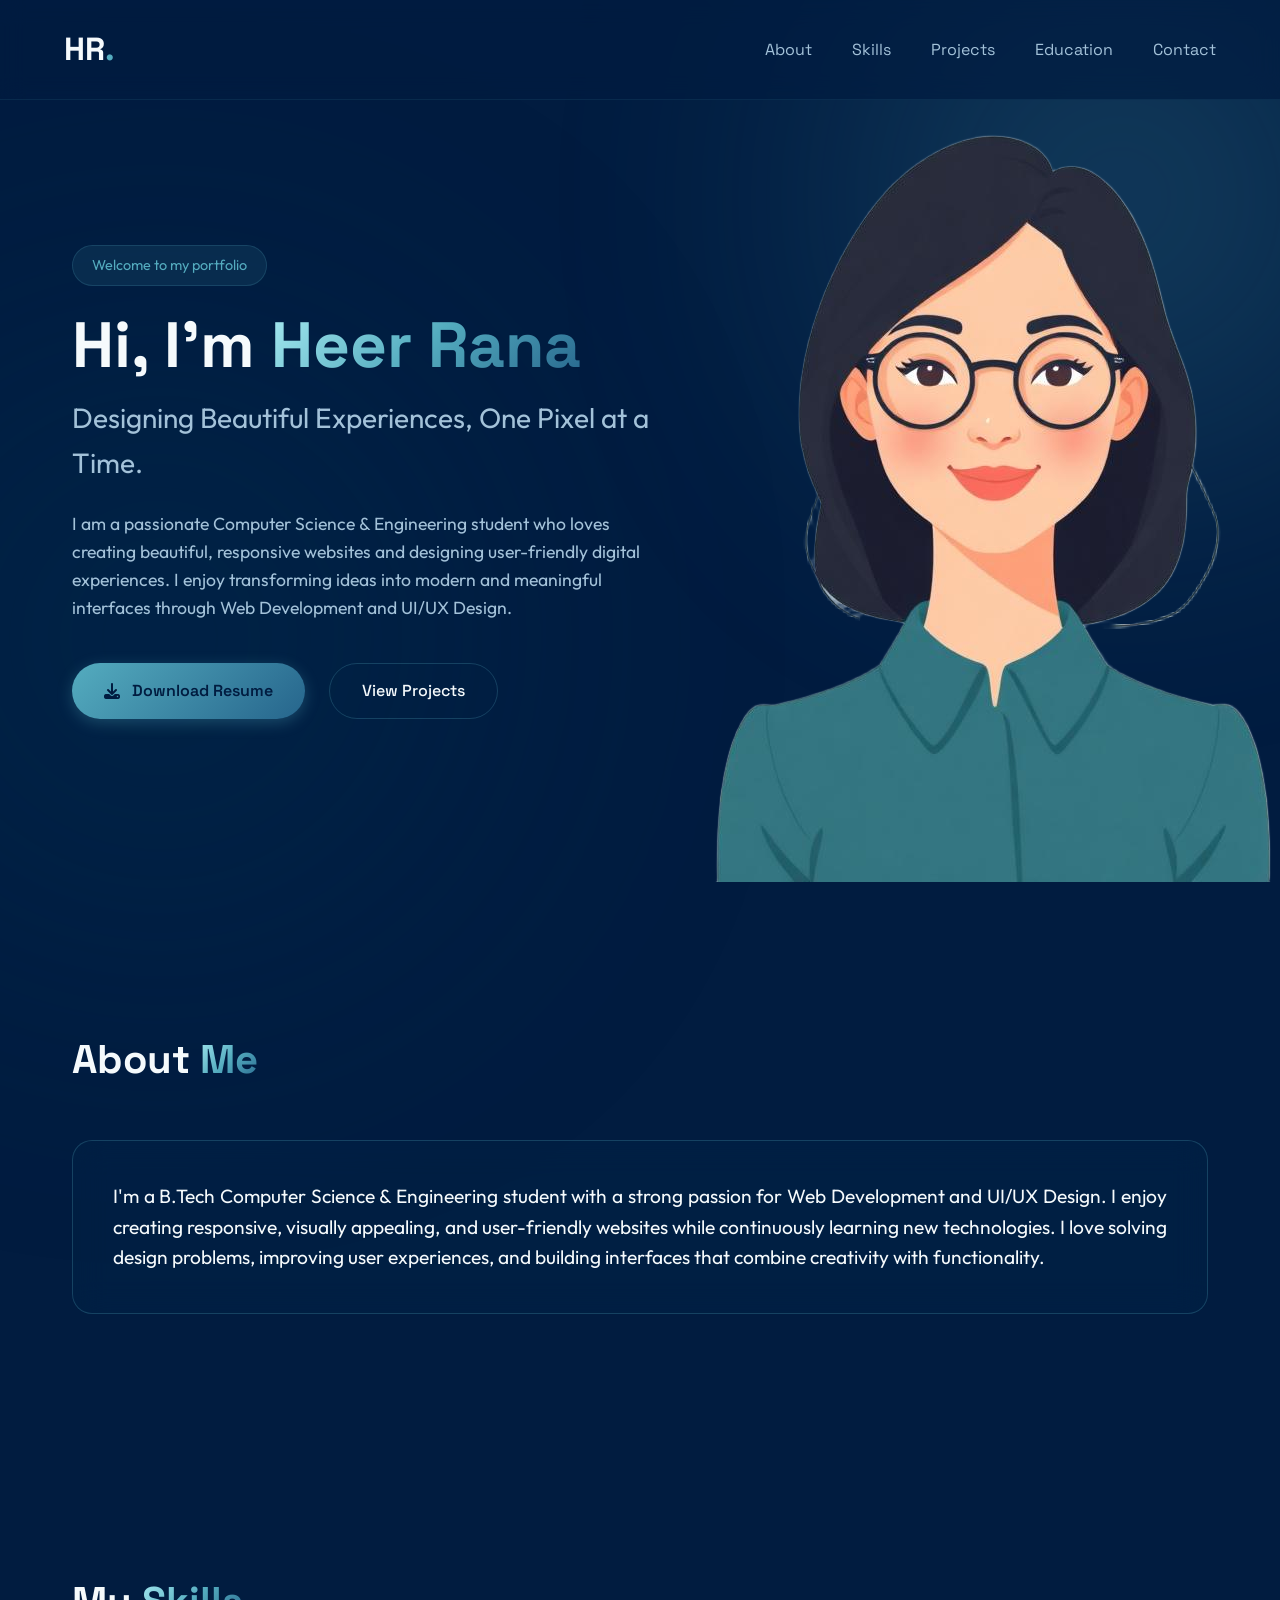
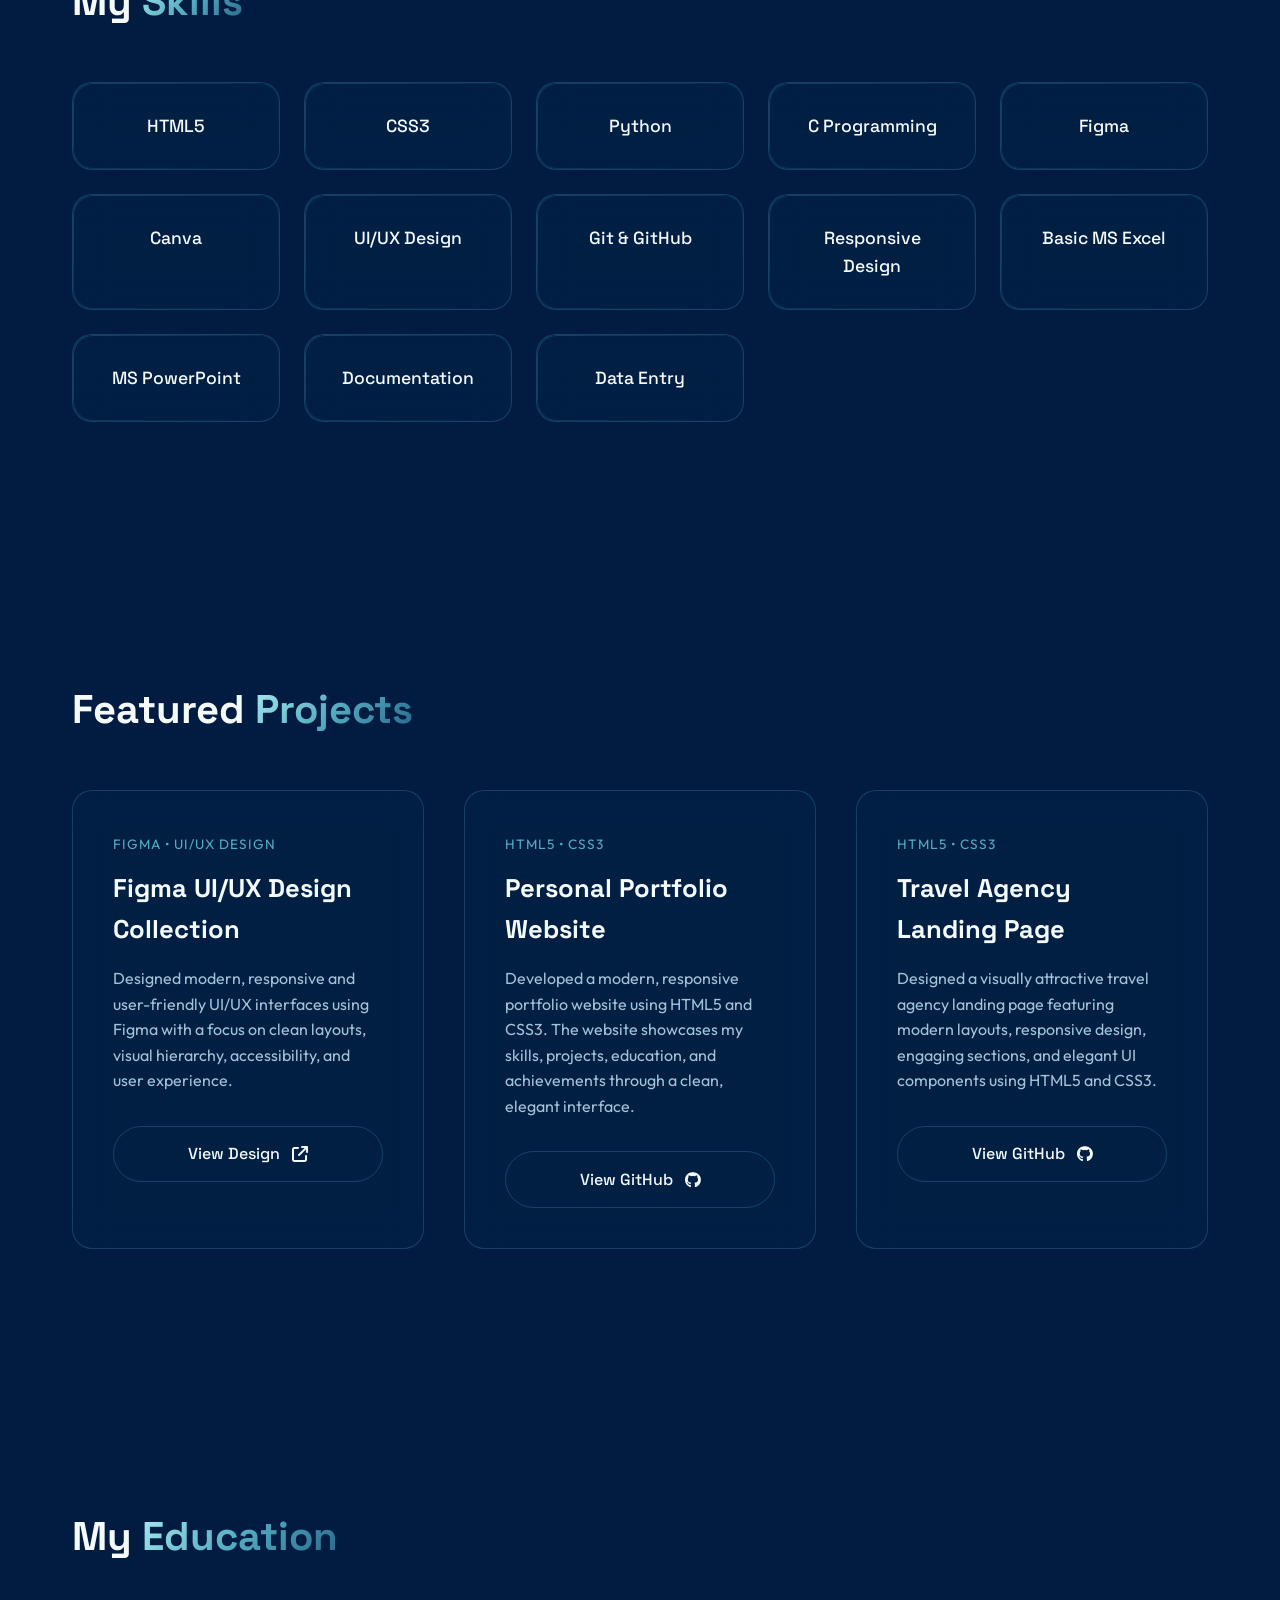
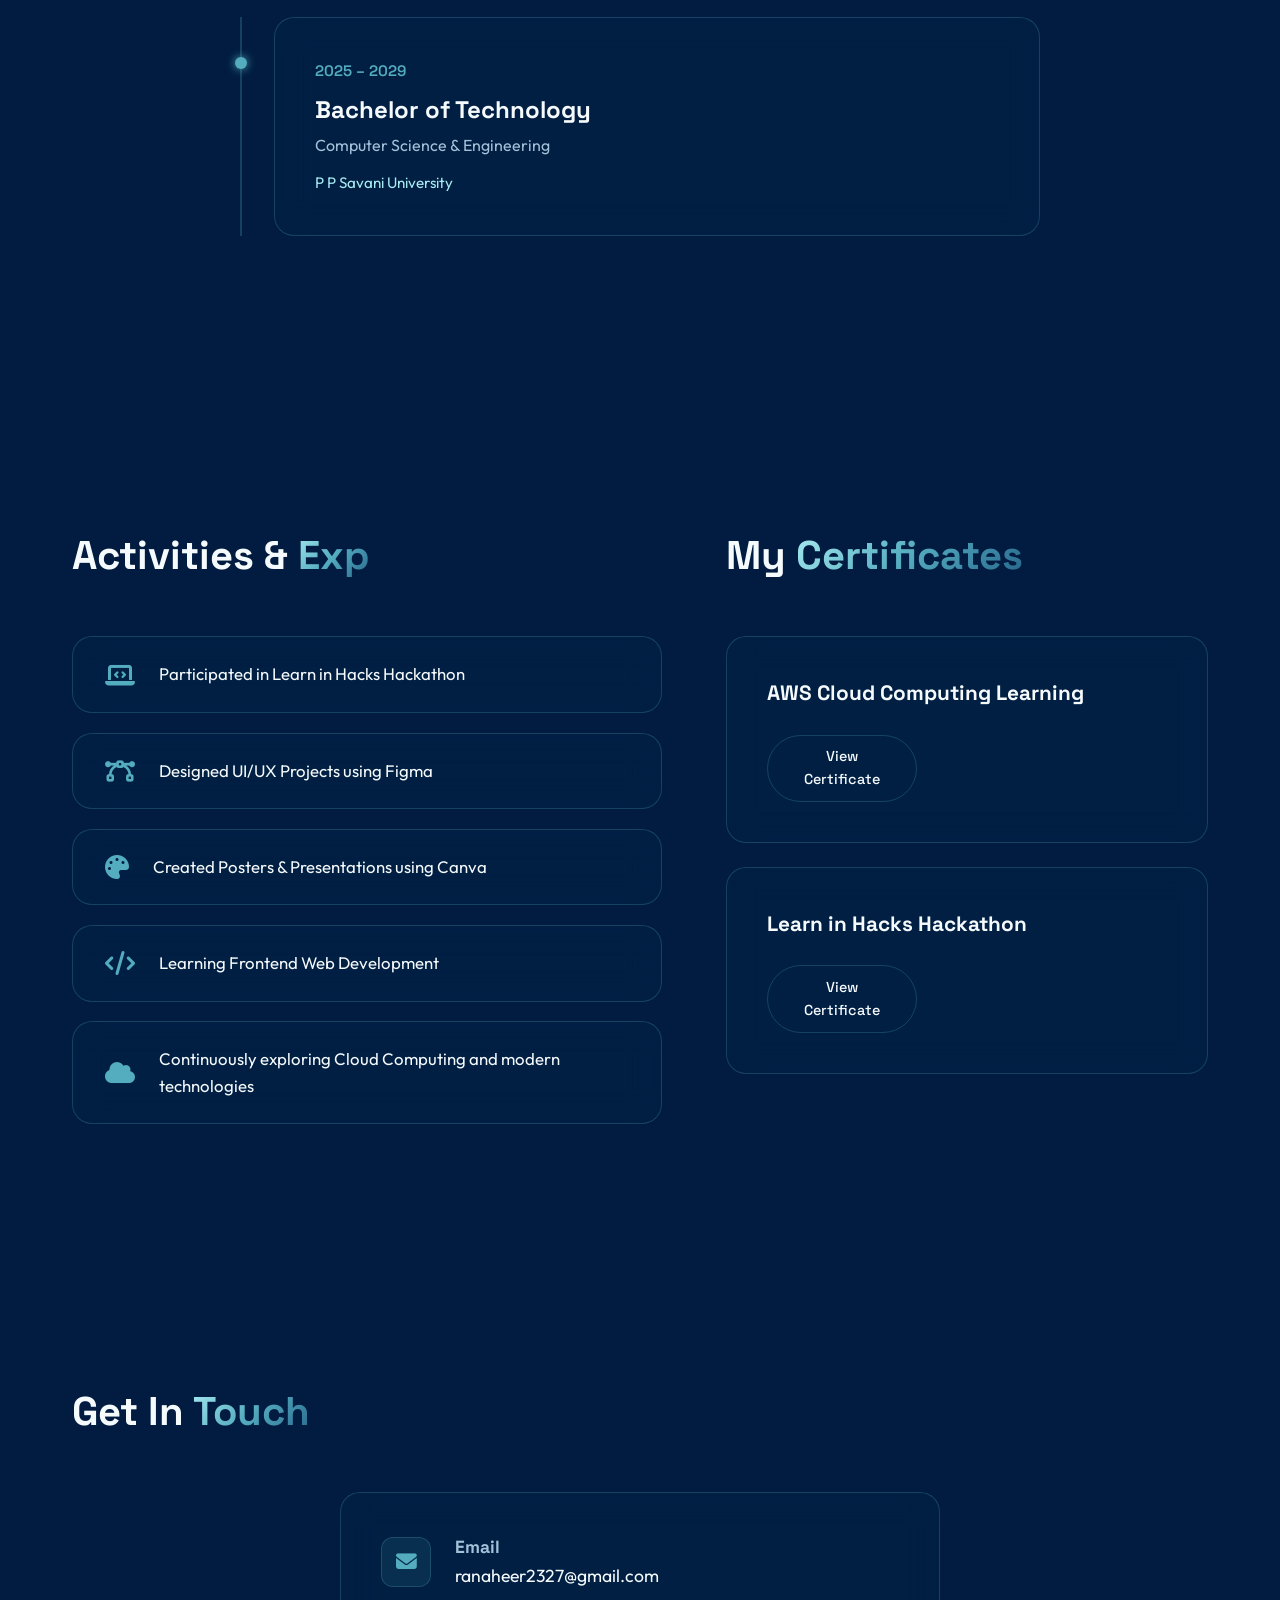
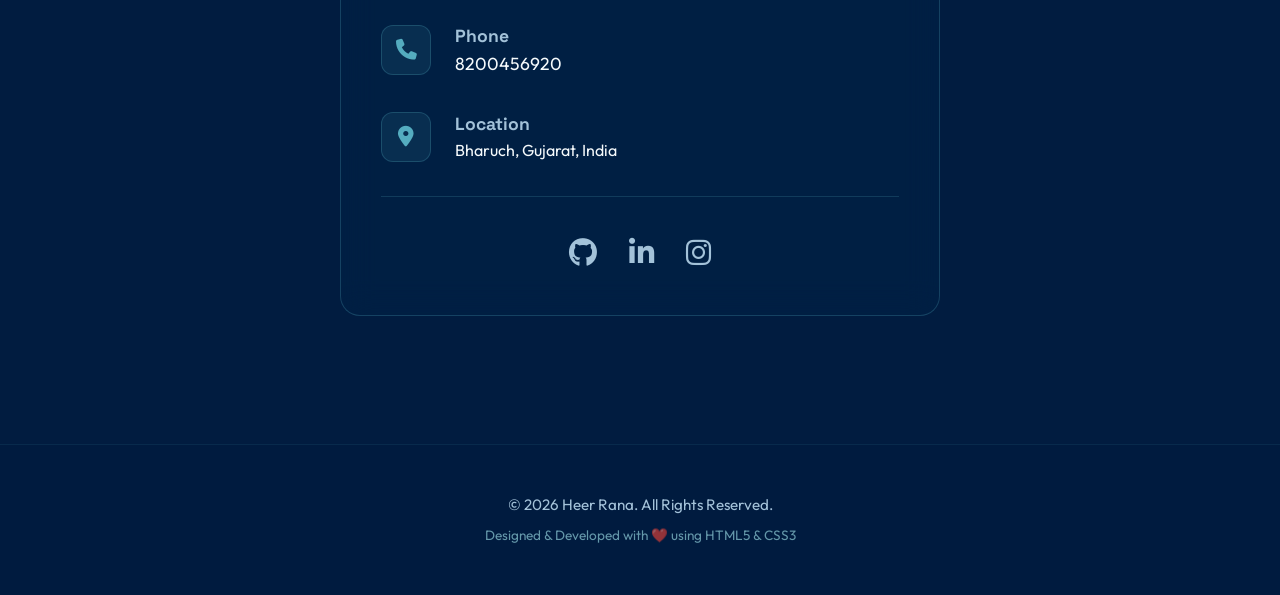
<file: OIBSIPWebDev-L1-Task2-Personal Portfolio/index.html>
<!DOCTYPE html>
<html lang="en">
<head>
    <meta charset="UTF-8">
    <meta name="viewport" content="width=device-width, initial-scale=1.0">
    <meta name="description" content="Personal Portfolio of Heer Rana - B.Tech Computer Science & Engineering Student, Frontend Developer, and UI/UX Designer.">
    <title>Heer Rana | Premium Portfolio</title>
    <link rel="preconnect" href="https://fonts.googleapis.com">
    <link rel="preconnect" href="https://fonts.gstatic.com" crossorigin>
    <link href="https://fonts.googleapis.com/css2?family=Outfit:wght@300;400;600;800&family=Space+Grotesk:wght@400;500;700&display=swap" rel="stylesheet">
    <link rel="stylesheet" href="https://cdnjs.cloudflare.com/ajax/libs/font-awesome/6.4.0/css/all.min.css">
    <link rel="stylesheet" href="style.css">
</head>
<body>

    <div class="bg-orb orb-1"></div>
    <div class="bg-orb orb-2"></div>

    <header class="navbar">
        <a href="#" class="logo">HR<span>.</span></a>
        <nav class="nav-links">
            <a href="#about">About</a>
            <a href="#skills">Skills</a>
            <a href="#projects">Projects</a>
            <a href="#education">Education</a>
            <a href="#contact">Contact</a>
        </nav>
    </header>

    <section class="hero" id="home">
        <div class="hero-container">
            <div class="hero-content">
                <span class="hero-badge">Welcome to my portfolio</span>
                <h1 class="hero-title">Hi, I'm <span class="gradient-text">Heer Rana</span></h1>
                <h2 class="hero-subtitle">Designing Beautiful Experiences, One Pixel at a Time.</h2>
                <p class="hero-desc">I am a passionate Computer Science & Engineering student who loves creating beautiful, responsive websites and designing user-friendly digital experiences. I enjoy transforming ideas into modern and meaningful interfaces through Web Development and UI/UX Design.</p>
                <div class="hero-buttons">
                    <a href="resume.pdf" download class="btn btn-primary"><i class="fa-solid fa-download"></i> Download Resume</a>
                    <a href="#projects" class="btn btn-secondary">View Projects</a>
                </div>
            </div>
            <div class="hero-image-container">
                <div class="avatar-frame">
                    <img src="avatar.png" alt="Heer Rana" class="avatar-image">
                        <defs>
                            <linearGradient id="avatarGrad" x1="0%" y1="0%" x2="100%" y2="100%">
                                <stop offset="0%" stop-color="#023859" />
                                <stop offset="100%" stop-color="#54ACBF" />
                            </linearGradient>
                        </defs>
                        <circle cx="100" cy="100" r="95" fill="url(#avatarGrad)" opacity="0.2" stroke="#26658C" stroke-width="2"/>
                        <path d="M60,110 Q40,60 100,50 Q160,60 140,110 Z" fill="#011C40"/>
                        <path d="M65,90 Q65,140 100,140 Q135,140 135,90 Z" fill="#A7EBF2" opacity="0.9"/>
                        <path d="M60,85 Q100,45 140,85 Q100,60 60,85 Z" fill="#011C40"/>
                        <rect x="70" y="85" width="25" height="18" rx="5" fill="none" stroke="#26658C" stroke-width="4"/>
                        <rect x="105" y="85" width="25" height="18" rx="5" fill="none" stroke="#26658C" stroke-width="4"/>
                        <line x1="95" y1="94" x2="105" y2="94" stroke="#26658C" stroke-width="4"/>
                        <path d="M60,140 Q100,130 140,140 L150,190 L50,190 Z" fill="#023859"/>
                        <path d="M85,140 L100,160 L115,140 Z" fill="#A7EBF2"/>
                    </svg>
                </div>
            </div>
        </div>
    </section>

    <section class="about section-padding" id="about">
        <div class="container">
            <h2 class="section-title">About <span class="gradient-text">Me</span></h2>
            <div class="glass-card about-card">
                <p>I'm a B.Tech Computer Science & Engineering student with a strong passion for Web Development and UI/UX Design. I enjoy creating responsive, visually appealing, and user-friendly websites while continuously learning new technologies. I love solving design problems, improving user experiences, and building interfaces that combine creativity with functionality.</p>
            </div>
        </div>
    </section>

    <section class="skills section-padding" id="skills">
        <div class="container">
            <h2 class="section-title">My <span class="gradient-text">Skills</span></h2>
            <div class="skills-grid">
                <div class="glass-card skill-card"><h3>HTML5</h3></div>
                <div class="glass-card skill-card"><h3>CSS3</h3></div>
                <div class="glass-card skill-card"><h3>Python</h3></div>
                <div class="glass-card skill-card"><h3>C Programming</h3></div>
                <div class="glass-card skill-card"><h3>Figma</h3></div>
                <div class="glass-card skill-card"><h3>Canva</h3></div>
                <div class="glass-card skill-card"><h3>UI/UX Design</h3></div>
                <div class="glass-card skill-card"><h3>Git & GitHub</h3></div>
                <div class="glass-card skill-card"><h3>Responsive Design</h3></div>
                <div class="glass-card skill-card"><h3>Basic MS Excel</h3></div>
                <div class="glass-card skill-card"><h3>MS PowerPoint</h3></div>
                <div class="glass-card skill-card"><h3>Documentation</h3></div>
                <div class="glass-card skill-card"><h3>Data Entry</h3></div>
            </div>
        </div>
    </section>

    <section class="projects section-padding" id="projects">
        <div class="container">
            <h2 class="section-title">Featured <span class="gradient-text">Projects</span></h2>
            <div class="projects-grid">
                <div class="glass-card project-card">
                    <div class="project-info">
                        <span class="project-tags">Figma • UI/UX Design</span>
                        <h3>Figma UI/UX Design Collection</h3>
                        <p>Designed modern, responsive and user-friendly UI/UX interfaces using Figma with a focus on clean layouts, visual hierarchy, accessibility, and user experience.</p>
                        <a href="https://www.figma.com/proto/uRiAUo5UqkhhuEqJialXGP?node-id=0-1&t=KkQviCz8AHpQqi09-6" target="_blank" class="btn btn-secondary project-btn">View Design <i class="fa-solid fa-arrow-up-right-from-square"></i></a>
                    </div>
                </div>
                <div class="glass-card project-card">
                    <div class="project-info">
                        <span class="project-tags">HTML5 • CSS3</span>
                        <h3>Personal Portfolio Website</h3>
                        <p>Developed a modern, responsive portfolio website using HTML5 and CSS3. The website showcases my skills, projects, education, and achievements through a clean, elegant interface.</p>
                        <a href="https://github.com/heerrana23" target="_blank" class="btn btn-secondary project-btn">View GitHub <i class="fa-brands fa-github"></i></a>
                    </div>
                </div>
                <div class="glass-card project-card">
                    <div class="project-info">
                        <span class="project-tags">HTML5 • CSS3</span>
                        <h3>Travel Agency Landing Page</h3>
                        <p>Designed a visually attractive travel agency landing page featuring modern layouts, responsive design, engaging sections, and elegant UI components using HTML5 and CSS3.</p>
                        <a href="https://github.com/heerrana23/OIBSIP/tree/2bff51c739aa4956d1f593238a5577e4fd20128e/WebDev-L1-LandingPage" target="_blank" class="btn btn-secondary project-btn">View GitHub <i class="fa-brands fa-github"></i></a>
                    </div>
                </div>
            </div>
        </div>
    </section>

    <section class="education section-padding" id="education">
        <div class="container">
            <h2 class="section-title">My <span class="gradient-text">Education</span></h2>
            <div class="timeline">
                <div class="timeline-item">
                    <div class="timeline-dot"></div>
                    <div class="glass-card timeline-content">
                        <span class="timeline-date">2025 – 2029</span>
                        <h3>Bachelor of Technology</h3>
                        <h4>Computer Science & Engineering</h4>
                        <p class="university">P P Savani University</p>
                    </div>
                </div>
            </div>
        </div>
    </section>

    <section class="exp-cert section-padding">
        <div class="container two-column-grid">
            <div>
                <h2 class="section-title">Activities & <span class="gradient-text">Exp</span></h2>
                <div class="activities-list">
                    <div class="glass-card activity-card">
                        <i class="fa-solid fa-laptop-code activity-icon"></i>
                        <p>Participated in Learn in Hacks Hackathon</p>
                    </div>
                    <div class="glass-card activity-card">
                        <i class="fa-solid fa-bezier-curve activity-icon"></i>
                        <p>Designed UI/UX Projects using Figma</p>
                    </div>
                    <div class="glass-card activity-card">
                        <i class="fa-solid fa-palette activity-icon"></i>
                        <p>Created Posters & Presentations using Canva</p>
                    </div>
                    <div class="glass-card activity-card">
                        <i class="fa-solid fa-code activity-icon"></i>
                        <p>Learning Frontend Web Development</p>
                    </div>
                    <div class="glass-card activity-card">
                        <i class="fa-solid fa-cloud activity-icon"></i>
                        <p>Continuously exploring Cloud Computing and modern technologies</p>
                    </div>
                </div>
            </div>

            <div>
                <h2 class="section-title">My <span class="gradient-text">Certificates</span></h2>
                <div class="certificates-grid">
                    <div class="glass-card cert-card">
                        <h3>AWS Cloud Computing Learning</h3>
                        <a href="https://www.linkedin.com/posts/heer-rana-264956386_aws-cloudcomputing-learning-share-7452358941461762050-hY6h/" target="_blank" class="btn btn-secondary cert-btn">View Certificate</a>
                    </div>
                    <div class="glass-card cert-card">
                        <h3>Learn in Hacks Hackathon</h3>
                        <a href="https://www.linkedin.com/posts/heer-rana-264956386_hackathon-techlearning-growth-share-7452357095464615937-Bi-V/" target="_blank" class="btn btn-secondary cert-btn">View Certificate</a>
                    </div>
                </div>
            </div>
        </div>
    </section>

    <section class="contact section-padding" id="contact">
        <div class="container">
            <h2 class="section-title">Get In <span class="gradient-text">Touch</span></h2>
            <div class="contact-wrapper">
                <div class="glass-card contact-card">
                    <div class="contact-item">
                        <div class="contact-icon-box"><i class="fa-solid fa-envelope"></i></div>
                        <div>
                            <h4>Email</h4>
                            <p><a href="mailto:ranaheer2327@gmail.com">ranaheer2327@gmail.com</a></p>
                        </div>
                    </div>
                    <div class="contact-item">
                        <div class="contact-icon-box"><i class="fa-solid fa-phone"></i></div>
                        <div>
                            <h4>Phone</h4>
                            <p><a href="tel:+918200456920">8200456920</a></p>
                        </div>
                    </div>
                    <div class="contact-item">
                        <div class="contact-icon-box"><i class="fa-solid fa-location-dot"></i></div>
                        <div>
                            <h4>Location</h4>
                            <p>Bharuch, Gujarat, India</p>
                        </div>
                    </div>

                    <hr class="contact-divider">

                    <div class="social-links">
                        <a href="https://github.com/heerrana23" target="_blank" aria-label="GitHub"><i class="fa-brands fa-github"></i></a>
                        <a href="https://www.linkedin.com/in/heer-rana-264956386" target="_blank" aria-label="LinkedIn"><i class="fa-brands fa-linkedin-in"></i></a>
                        <a href="https://instagram.com/heer_rana23" target="_blank" aria-label="Instagram"><i class="fa-brands fa-instagram"></i></a>
                    </div>
                </div>
            </div>
        </div>
    </section>

    <footer class="footer">
        <p>&copy; 2026 Heer Rana. All Rights Reserved.</p>
        <p class="credits">Designed & Developed with ❤️ using HTML5 & CSS3</p>
    </footer>

</body>
</html>
</file>
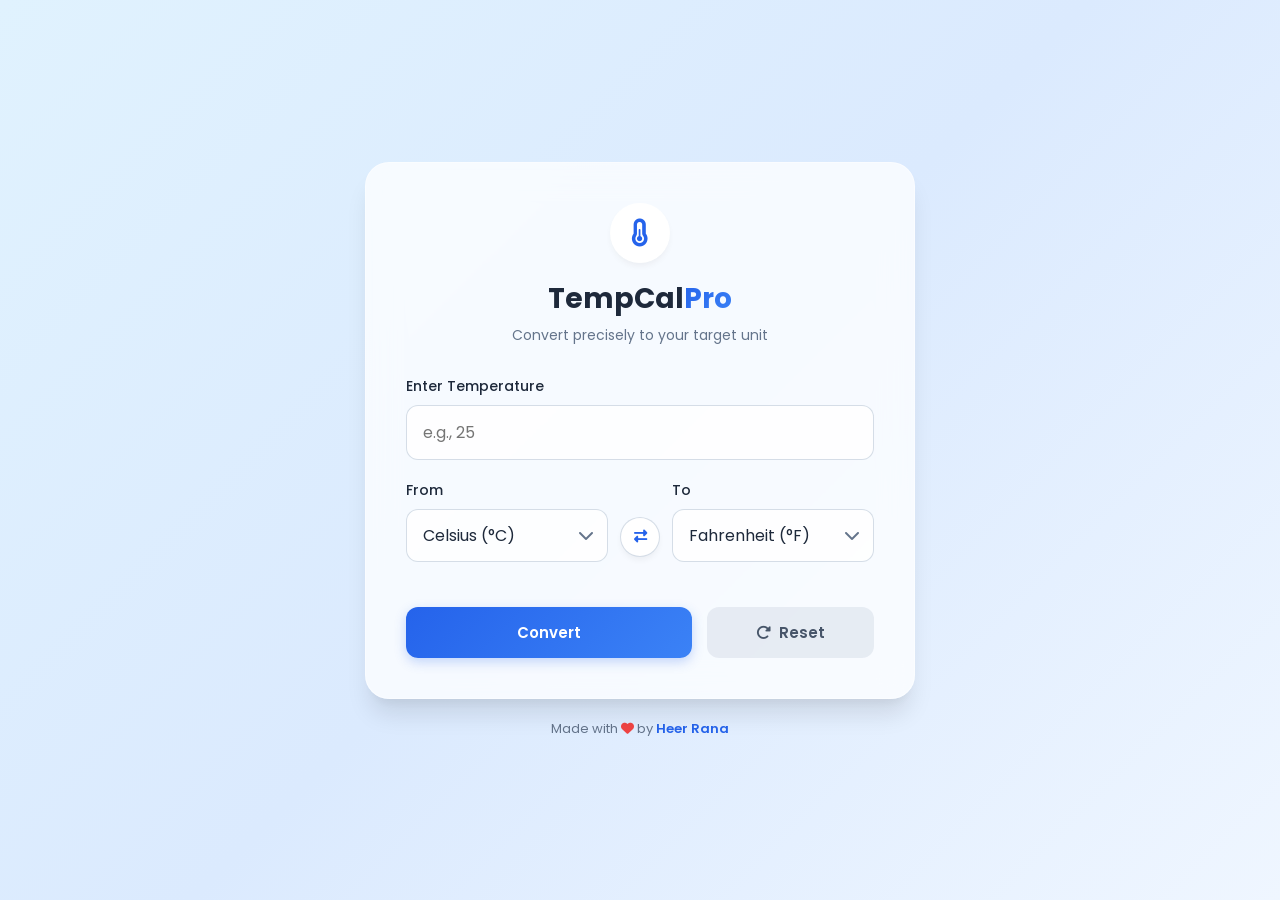
<file: OIBSIPWebDev-L1-Task3-Temperature Converter Website/index.html>
<!DOCTYPE html>
<html lang="en">
<head>
    <meta charset="UTF-8">
    <meta name="viewport" content="width=device-width, initial-scale=1.0">
    <title>Premium Temperature Converter</title>
    <link rel="preconnect" href="https://fonts.googleapis.com">
    <link rel="preconnect" href="https://fonts.gstatic.com" crossorigin>
    <link href="https://fonts.googleapis.com/css2?family=Poppins:wght@300;400;500;600;700&display=swap" rel="stylesheet">
    <link rel="stylesheet" href="https://cdnjs.cloudflare.com/ajax/libs/font-awesome/6.4.0/css/all.min.css">
    <link rel="stylesheet" href="style.css">
</head>
<body>

    <div class="converter-container">
        <main class="converter-card">
            <header class="card-header">
                <div class="icon-wrapper">
                    <i class="fas fa-thermometer-half live-thermometer"></i>
                </div>
                <h1>TempCal<span class="gradient-text">Pro</span></h1>
                <p>Convert precisely to your target unit</p>
            </header>

            <form id="converter-form" onsubmit="return false;">
                <div class="input-group">
                    <label for="temp-input">Enter Temperature</label>
                    <div class="input-wrapper">
                        <input type="number" id="temp-input" step="any" placeholder="e.g., 25" required>
                    </div>
                    <div id="error-msg" class="error-msg hidden">
                        <i class="fas fa-exclamation-circle"></i> <span id="error-text"></span>
                    </div>
                </div>

                <div class="dropdown-flex-group">
                    <div class="input-group flex-child">
                        <label for="from-unit">From</label>
                        <div class="select-wrapper">
                            <select id="from-unit">
                                <option value="C" selected>Celsius (°C)</option>
                                <option value="F">Fahrenheit (°F)</option>
                                <option value="K">Kelvin (K)</option>
                            </select>
                            <i class="fas fa-chevron-down select-arrow"></i>
                        </div>
                    </div>

                    <div class="swap-btn-wrapper">
                        <button type="button" id="swap-units-btn" title="Swap Units">
                            <i class="fas fa-exchange-alt"></i>
                        </button>
                    </div>

                    <div class="input-group flex-child">
                        <label for="to-unit">To</label>
                        <div class="select-wrapper">
                            <select id="to-unit">
                                <option value="C">Celsius (°C)</option>
                                <option value="F" selected>Fahrenheit (°F)</option>
                                <option value="K">Kelvin (K)</option>
                            </select>
                            <i class="fas fa-chevron-down select-arrow"></i>
                        </div>
                    </div>
                </div>

                <div class="btn-group">
                    <button type="button" id="convert-btn" class="btn btn-primary">
                        <span class="btn-text">Convert</span>
                        <span class="loader hidden"><i class="fas fa-circle-notch fa-spin"></i></span>
                    </button>
                    <button type="button" id="reset-btn" class="btn btn-secondary">
                        <i class="fas fa-redo-alt"></i> Reset
                    </button>
                </div>
            </form>

            <section id="results-section" class="results-section hidden">
                <div class="success-badge">
                    <i class="fas fa-check-circle"></i> Converted Successfully
                </div>
                
                <div class="results-grid">
                    <div class="result-card single-result">
                        <div class="card-unit" id="target-unit-label">Result</div>
                        <div class="card-value" id="final-result-value">--</div>
                    </div>
                </div>
            </section>
        </main>

        <footer class="main-footer">
            <p>Made with <i class="fas fa-heart heart-icon"></i> by <span>Heer Rana</span></p>
        </footer>
    </div>

    <script src="script.js"></script>
</body>
</html>
</file>
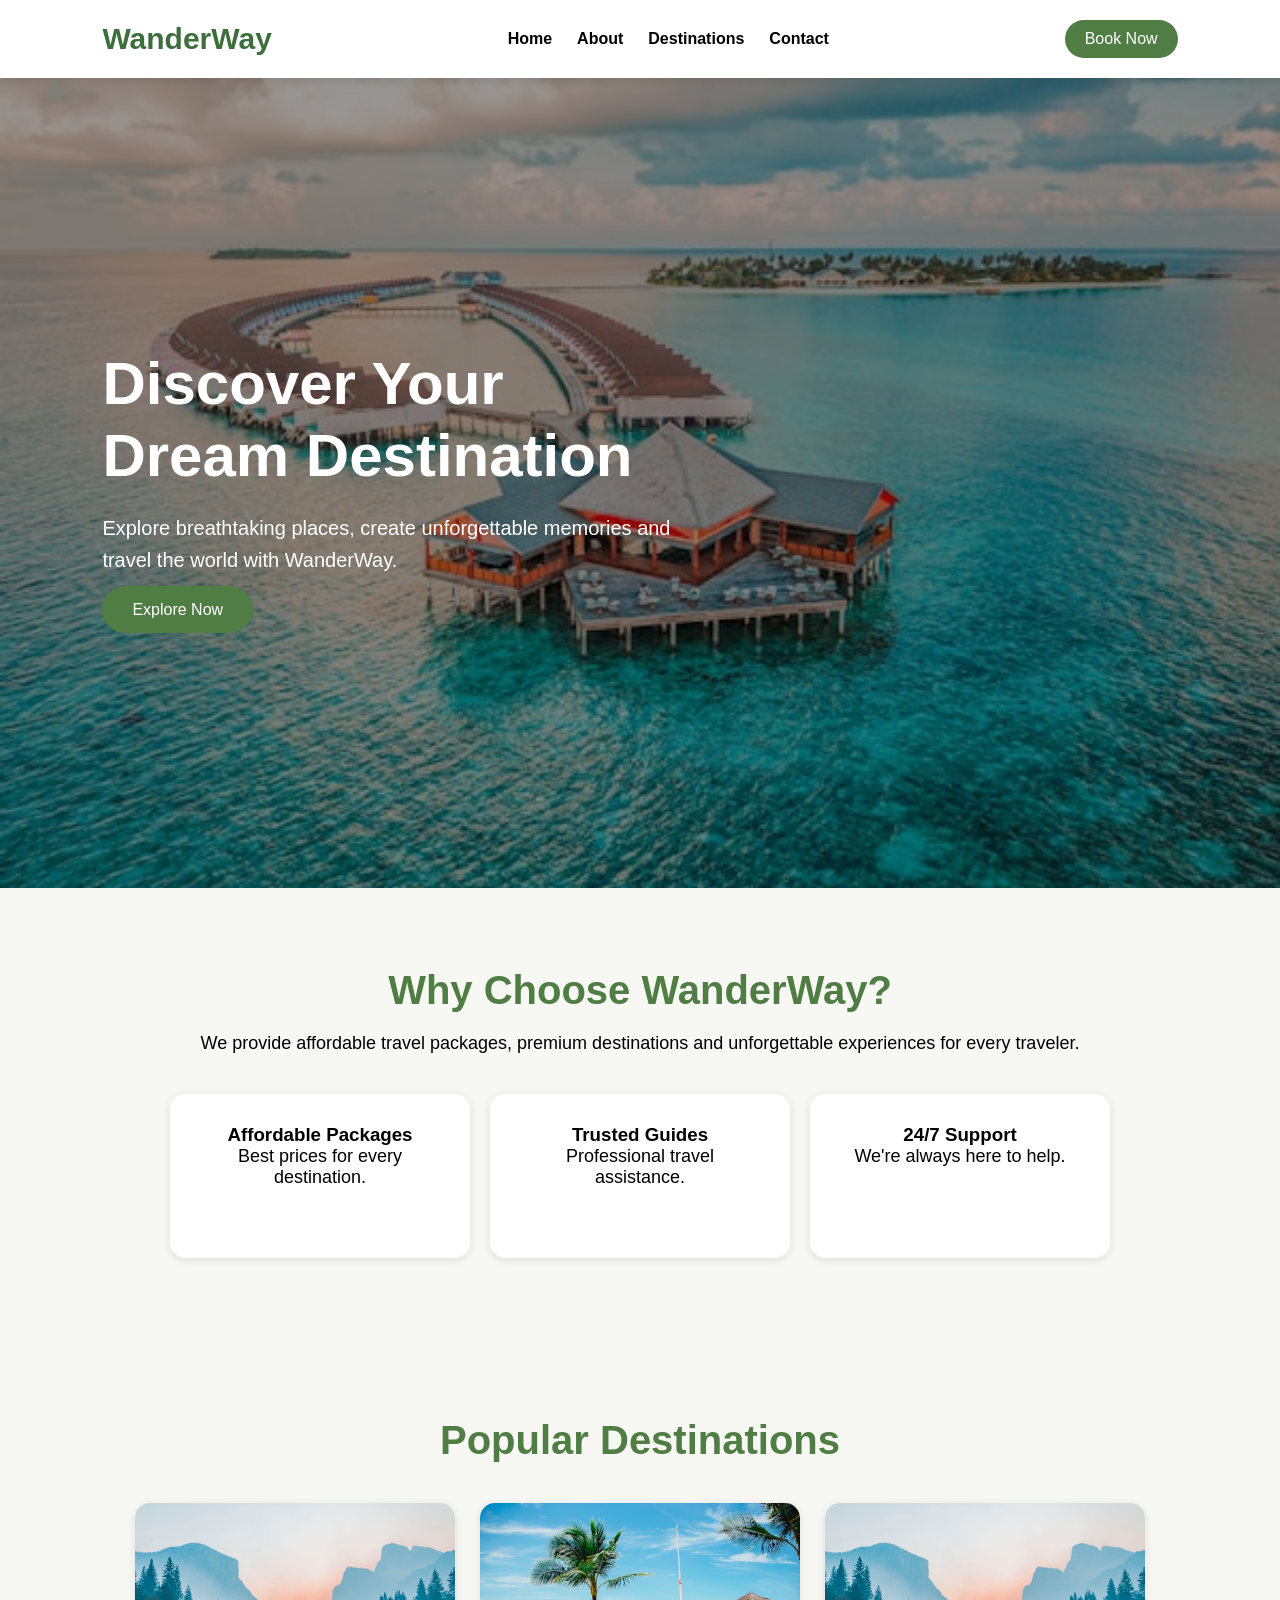
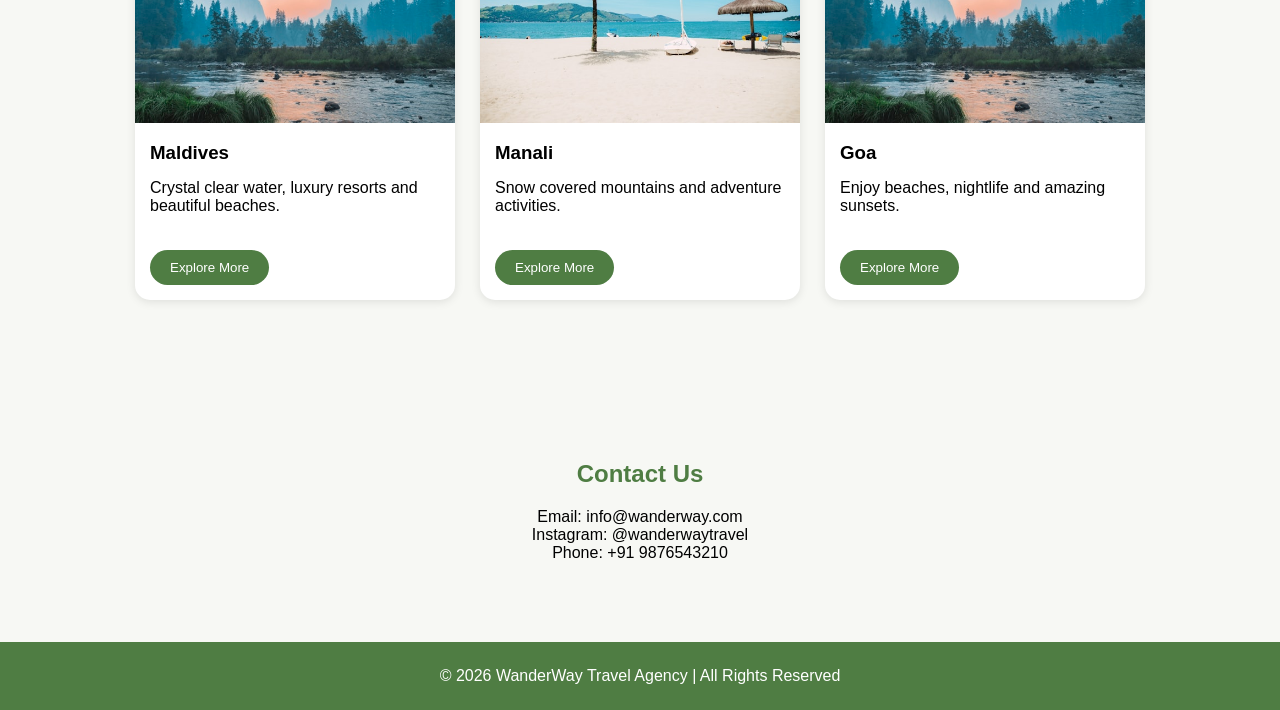
<file: WebDev-L1-LandingPage/index.html>
<!DOCTYPE html>
<html lang="en">
<head>
    <meta charset="UTF-8">
    <meta name="viewport" content="width=device-width, initial-scale=1.0">
    <title>WanderWay Travel Agency</title>
    <link rel="stylesheet" href="style.css">
</head>
<body>

    <!-- Navbar -->
    <nav class="navbar">
        <div class="logo">WanderWay</div>

        <ul class="nav-links">
            <li><a href="#home">Home</a></li>
            <li><a href="#about">About</a></li>
            <li><a href="#destinations">Destinations</a></li>
            <li><a href="#contact">Contact</a></li>
        </ul>

        <a href="#" class="nav-btn">Book Now</a>
    </nav>

    <!-- Hero Section -->
    <section class="hero" id="home">
        <div class="hero-content">
            <h1>Discover Your Dream Destination</h1>

            <p>
                Explore breathtaking places, create unforgettable
                memories and travel the world with WanderWay.
            </p>

            <a href="#" class="hero-btn">
                Explore Now
            </a>
        </div>
    </section>

    <!-- About Section -->
    <section class="about" id="about">

        <h2>Why Choose WanderWay?</h2>

        <p>
            We provide affordable travel packages,
            premium destinations and unforgettable experiences
            for every traveler.
        </p>

        <div class="about-boxes">

            <div class="box">
                <h3>Affordable Packages</h3>
                <p>Best prices for every destination.</p>
            </div>

            <div class="box">
                <h3>Trusted Guides</h3>
                <p>Professional travel assistance.</p>
            </div>

            <div class="box">
                <h3>24/7 Support</h3>
                <p>We're always here to help.</p>
            </div>

        </div>
    </section>

    <!-- Destinations -->
    <section class="destinations" id="destinations">

        <h2>Popular Destinations</h2>

        <div class="cards">

            <div class="card">
                <img src="images/img2.jpg" alt="Maldives">

                <h3>Maldives</h3>

                <p>
                    Crystal clear water, luxury resorts
                    and beautiful beaches.
                </p>

                <button>Explore More</button>
            </div>

            <div class="card">
                <img src="images/img3.jpg" alt="Manali">

                <h3>Manali</h3>

                <p>
                    Snow covered mountains and
                    adventure activities.
                </p>

                <button>Explore More</button>
            </div>

            <div class="card">
                <img src="images/img2.jpg" alt="Goa">

                <h3>Goa</h3>

                <p>
                    Enjoy beaches, nightlife and
                    amazing sunsets.
                </p>

                <button>Explore More</button>
            </div>

        </div>

    </section>

    <!-- Contact -->
    <section class="contact" id="contact">

        <h2>Contact Us</h2>

        <p>Email: info@wanderway.com</p>

        <p>Instagram: @wanderwaytravel</p>

        <p>Phone: +91 9876543210</p>

    </section>

    <!-- Footer -->
    <footer>

        <p>
            © 2026 WanderWay Travel Agency |
            All Rights Reserved
        </p>

    </footer>

</body>
</html>
</file>
<file: OIBSIPWebDev-L1-Task2-Personal Portfolio/style.css>
/* ==========================================================================
   CUSTOM PROPERTIES & RESET
   ========================================================================== */
:root {
    --primary: #011C40;
    --secondary: #023859;
    --accent: #26658C;
    --highlight: #54ACBF;
    --light: #A7EBF2;
    --text-main: #F5FAFC;
    --text-muted: #A3C2D9;
    
    --glass-bg: rgba(2, 56, 89, 0.15);
    --glass-border: rgba(84, 172, 191, 0.25);
    --glass-glow: rgba(84, 172, 191, 0.4);
    
    --font-heading: 'Space Grotesk', sans-serif;
    --font-body: 'Outfit', sans-serif;
    
    --transition-smooth: all 0.4s cubic-bezier(0.16, 1, 0.3, 1);
}

* {
    margin: 0;
    padding: 0;
    box-sizing: border-box;
    scroll-behavior: smooth;
}

body {
    background-color: var(--primary);
    color: var(--text-main);
    font-family: var(--font-body);
    overflow-x: hidden;
    line-height: 1.6;
}

/* ==========================================================================
   ANIMATED BACKGROUND & ORBS
   ========================================================================== */
.bg-orb {
    position: fixed;
    border-radius: 50%;
    filter: blur(140px);
    z-index: -1;
    opacity: 0.4;
    animation: pulseOrbs 12s infinite alternate ease-in-out;
}

.orb-1 {
    width: 45vw;
    height: 45vw;
    background: radial-gradient(circle, var(--highlight), transparent);
    top: -10%;
    right: -10%;
}

.orb-2 {
    width: 55vw;
    height: 55vw;
    background: radial-gradient(circle, var(--secondary), transparent);
    bottom: -10%;
    left: -15%;
    animation-delay: -6s;
}

@keyframes pulseOrbs {
    0% { transform: scale(1) translate(0, 0); }
    100% { transform: scale(1.15) translate(30px, -40px); }
}

/* ==========================================================================
   REUSABLE COMPONENTS & UTILITIES
   ========================================================================== */
.container {
    width: 100%;
    max-width: 1200px;
    margin: 0 auto;
    padding: 0 2rem;
}

.section-padding {
    padding: 8rem 0;
}

.section-title {
    font-family: var(--font-heading);
    font-size: 2.5rem;
    font-weight: 700;
    margin-bottom: 3rem;
    position: relative;
    display: inline-block;
}

.gradient-text {
    background: linear-gradient(135deg, var(--light) 0%, var(--highlight) 50%, var(--accent) 100%);
    -webkit-background-clip: text;
    -webkit-text-fill-color: transparent;
}

/* Premium Glassmorphism Effect */
.glass-card {
    background: var(--glass-bg);
    backdrop-filter: blur(16px);
    -webkit-backdrop-filter: blur(16px);
    border: 1px solid var(--glass-border);
    border-radius: 20px;
    padding: 2.5rem;
    transition: var(--transition-smooth);
}

.glass-card:hover {
    border-color: rgba(167, 235, 242, 0.6);
    box-shadow: 0 15px 35px rgba(1, 28, 64, 0.4), 0 0 25px var(--glass-glow);
}

/* Buttons */
.btn {
    display: inline-flex;
    align-items: center;
    gap: 0.75rem;
    padding: 0.9rem 2rem;
    font-family: var(--font-heading);
    font-size: 1rem;
    font-weight: 500;
    text-decoration: none;
    border-radius: 100px;
    transition: var(--transition-smooth);
    cursor: pointer;
}

.btn-primary {
    background: linear-gradient(135deg, var(--highlight) 0%, var(--accent) 100%);
    color: var(--primary);
    font-weight: 600;
    border: none;
    box-shadow: 0 4px 15px rgba(84, 172, 191, 0.3);
}

.btn-primary:hover {
    transform: translateY(-3px);
    box-shadow: 0 10px 25px rgba(84, 172, 191, 0.6);
}

.btn-secondary {
    background: transparent;
    color: var(--text-main);
    border: 1px solid var(--glass-border);
}

.btn-secondary:hover {
    background: rgba(84, 172, 191, 0.1);
    border-color: var(--highlight);
    transform: translateY(-2px);
}

/* ==========================================================================
   NAVIGATION BAR
   ========================================================================== */
.navbar {
    position: fixed;
    top: 0;
    left: 0;
    width: 100%;
    display: flex;
    justify-content: space-between;
    align-items: center;
    padding: 1.5rem 4rem;
    z-index: 1000;
    background: rgba(1, 28, 64, 0.7);
    backdrop-filter: blur(12px);
    -webkit-backdrop-filter: blur(12px);
    border-bottom: 1px solid rgba(84, 172, 191, 0.1);
}

.logo {
    font-family: var(--font-heading);
    font-size: 2rem;
    font-weight: 700;
    color: var(--text-main);
    text-decoration: none;
}

.logo span {
    color: var(--highlight);
}

.nav-links {
    display: flex;
    gap: 2.5rem;
}

.nav-links a {
    color: var(--text-muted);
    text-decoration: none;
    font-family: var(--font-heading);
    font-size: 1rem;
    font-weight: 400;
    transition: var(--transition-smooth);
    position: relative;
    padding: 0.3rem 0;
}

.nav-links a:hover {
    color: var(--text-main);
}

/* Navigation Hover Underline */
.nav-links a::after {
    content: '';
    position: absolute;
    bottom: 0;
    left: 0;
    width: 0;
    height: 2px;
    background-color: var(--highlight);
    transition: var(--transition-smooth);
}

.nav-links a:hover::after {
    width: 100%;
}

/* ==========================================================================
   HERO SECTION
   ========================================================================== */.hero {
    min-height: 100vh;
    display: flex;
    align-items: center;
    padding-top: 8rem;
    padding-bottom: 4rem; /* Ye niche se gap maintain rakhega */
}

.hero-container {
    display: grid;
    grid-template-columns: 1.2fr 0.8fr;
    gap: 4rem;
    align-items: center;
    width: 100%;
    max-width: 1200px;
    margin: 0 auto;
    padding: 0 2rem;
}

.hero-badge {
    display: inline-block;
    padding: 0.5rem 1.2rem;
    background: rgba(84, 172, 191, 0.1);
    border: 1px solid rgba(84, 172, 191, 0.2);
    border-radius: 100px;
    font-size: 0.9rem;
    color: var(--highlight);
    margin-bottom: 1.5rem;
}

.hero-title {
    font-family: var(--font-heading);
    font-size: 4rem;
    line-height: 1.1;
    margin-bottom: 1rem;
}

.hero-subtitle {
    font-size: 1.75rem;
    color: var(--text-muted);
    font-weight: 400;
    margin-bottom: 1.5rem;
}

.hero-desc {
    font-size: 1.1rem;
    color: var(--text-muted);
    margin-bottom: 2.5rem;
    max-width: 600px;
}

.hero-buttons {
    display: flex;
    gap: 1.5rem;
}

/* Floating Avatar */
.hero-image-container {
    display: flex;
    justify-content: center;
    align-items: center;
}

/* Avatar container framework */
.avatar-frame {
    width: 320px;
    height: 320px;
    max-width: 100%;
    margin: 0 auto;
    display: flex;
    align-items: center;
    justify-content: center;
    animation: floatingAvatar 6s ease-in-out infinite;
}

/* Floating animation code */
@keyframes floatingAvatar {
    0% { transform: translateY(0px); }
    50% { transform: translateY(-15px); }
    100% { transform: translateY(0px); }
}

/* Aapka existing PNG image code jo pehle se hai */
.avatar-img {
    width: 100%;
    height: 100%;
    object-fit: cover;
    border-radius: 50%;
    border: 3px solid var(--highlight);
    box-shadow: 0 0 20px var(--glass-glow);
}

/* ==========================================================================
   ABOUT ME SECTION
   ========================================================================== */
.about-card p {
    font-size: 1.2rem;
    color: var(--text-main);
    text-align: justify;
}

/* ==========================================================================
   SKILLS SECTION
   ========================================================================== */
.skills-grid {
    display: grid;
    grid-template-columns: repeat(auto-fill, minmax(180px, 1fr));
    gap: 1.5rem;
}

.skill-card {
    padding: 1.8rem;
    text-align: center;
    position: relative;
    overflow: hidden;
    animation: floatingSkill 4s ease-in-out infinite alternate;
}

/* Varied floating timings for natural feel */
.skills-grid .skill-card:nth-child(even) {
    animation-duration: 5s;
    animation-delay: 0.5s;
}

@keyframes floatingSkill {
    0% { transform: translateY(0px); }
    100% { transform: translateY(-8px); }
}

.skill-card h3 {
    font-size: 1.1rem;
    font-weight: 500;
    font-family: var(--font-heading);
    color: var(--text-main);
}

.skill-card::before {
    content: '';
    position: absolute;
    inset: 0;
    border-radius: 20px;
    padding: 1px; 
    background: linear-gradient(135deg, var(--glass-border), transparent);
    -webkit-mask: linear-gradient(#fff 0 0) content-box, linear-gradient(#fff 0 0);
    -webkit-mask-composite: xor;
    mask-composite: exclude;
}

.skill-card:hover::before {
    background: linear-gradient(135deg, var(--light), var(--highlight));
}

/* ==========================================================================
   PROJECTS SECTION
   ========================================================================== */
.projects-grid {
    display: grid;
    grid-template-columns: repeat(auto-fit, minmax(340px, 1fr));
    gap: 2.5rem;
}

.project-card {
    display: flex;
    flex-direction: column;
    justify-content: space-between;
    height: 100%;
}

.project-card:hover {
    transform: translateY(-10px); /* Lift Animation */
}

.project-tags {
    font-size: 0.85rem;
    text-transform: uppercase;
    letter-spacing: 1px;
    color: var(--highlight);
    margin-bottom: 0.8rem;
    display: inline-block;
}

.project-info h3 {
    font-family: var(--font-heading);
    font-size: 1.6rem;
    margin-bottom: 1rem;
}

.project-info p {
    color: var(--text-muted);
    margin-bottom: 2rem;
    font-size: 1rem;
}

.project-btn {
    width: 100%;
    justify-content: center;
}

/* ==========================================================================
   EDUCATION TIMELINE
   ========================================================================== */
.timeline {
    position: relative;
    max-width: 800px;
    margin: 0 auto;
    padding-left: 2rem;
    border-left: 2px solid var(--glass-border);
}

.timeline-item {
    position: relative;
    margin-bottom: 2rem;
}

.timeline-dot {
    position: absolute;
    left: calc(-2rem - 7px);
    top: 2.5rem;
    width: 12px;
    height: 12px;
    background-color: var(--highlight);
    border-radius: 50%;
    box-shadow: 0 0 10px var(--highlight);
}

.timeline-date {
    font-family: var(--font-heading);
    color: var(--highlight);
    font-weight: 600;
    font-size: 0.95rem;
    margin-bottom: 0.5rem;
    display: inline-block;
}

.timeline-content h3 {
    font-family: var(--font-heading);
    font-size: 1.5rem;
    margin-bottom: 0.2rem;
}

.timeline-content h4 {
    font-weight: 400;
    color: var(--text-muted);
    margin-bottom: 0.8rem;
}

.timeline-content .university {
    font-size: 0.95rem;
    color: var(--light);
}

/* ==========================================================================
   ACTIVITIES & CERTIFICATES BLOCK
   ========================================================================== */
.two-column-grid {
    display: grid;
    grid-template-columns: 1.1fr 0.9fr;
    gap: 4rem;
}

.activities-list {
    display: flex;
    flex-direction: column;
    gap: 1.2rem;
}

.activity-card {
    display: flex;
    align-items: center;
    gap: 1.5rem;
    padding: 1.5rem 2rem;
}

.activity-icon {
    font-size: 1.5rem;
    color: var(--highlight);
}

.activity-card p {
    font-size: 1.05rem;
}

.certificates-grid {
    display: flex;
    flex-direction: column;
    gap: 1.5rem;
}

.cert-card h3 {
    font-family: var(--font-heading);
    font-size: 1.3rem;
    margin-bottom: 1.5rem;
}

.cert-btn {
    text-align: center;
    width: 150px;
    padding: 0.6rem 1.2rem;
    font-size: 0.9rem;
}

/* ==========================================================================
   CONTACT SECTION
   ========================================================================== */
.contact-wrapper {
    max-width: 600px;
    margin: 0 auto;
}

.contact-card {
    display: flex;
    flex-direction: column;
    gap: 2rem;
}

.contact-item {
    display: flex;
    align-items: center;
    gap: 1.5rem;
}

.contact-icon-box {
    width: 50px;
    height: 50px;
    background: rgba(84, 172, 191, 0.1);
    border: 1px solid var(--glass-border);
    border-radius: 12px;
    display: flex;
    justify-content: center;
    align-items: center;
    font-size: 1.3rem;
    color: var(--highlight);
}

.contact-item h4 {
    font-family: var(--font-heading);
    font-size: 1.1rem;
    color: var(--text-muted);
}

.contact-item p a {
    color: var(--text-main);
    text-decoration: none;
    font-size: 1.1rem;
    transition: var(--transition-smooth);
}

.contact-item p a:hover {
    color: var(--light);
}

.contact-divider {
    border: none;
    height: 1px;
    background: rgba(84, 172, 191, 0.2);
}

.social-links {
    display: flex;
    justify-content: center;
    gap: 2rem;
}

.social-links a {
    font-size: 1.8rem;
    color: var(--text-muted);
    transition: var(--transition-smooth);
}

/* Social Icon Bounce Effect */
.social-links a:hover {
    color: var(--light);
    transform: translateY(-5px);
}

/* ==========================================================================
   FOOTER
   ========================================================================== */
.footer {
    text-align: center;
    padding: 3rem 0;
    border-top: 1px solid rgba(84, 172, 191, 0.1);
    background: rgba(1, 28, 64, 0.9);
}

.footer p {
    font-size: 0.95rem;
    color: var(--text-muted);
}

.footer .credits {
    margin-top: 0.5rem;
    font-size: 0.85rem;
    color: rgba(167, 235, 242, 0.6);
}

/* ==========================================================================
   RESPONSIVE DESIGN (MEDIA QUERIES)
   ========================================================================== */
@media (max-width: 1024px) {
    .hero {
        min-height: auto; /* Mobile/Tablet par height content ke hisab se set ho jayegi */
        padding-top: 8rem;
        padding-bottom: 2rem;
    }
    .hero-container {
        grid-template-columns: 1fr;
        text-align: center;
        gap: 2.5rem; /* Image aur Text ke beech me space banayega */
    }
    .hero-content {
        display: flex;
        flex-direction: column;
        align-items: center;
        order: 1; /* Pehle apka naam aur intro dikhega */
    }
    .hero-image-container {
        order: 2; /* Avatar/Image intro ke niche aayegi bina kisi overlap ke */
        margin-top: 1rem;
    }
    .hero-desc {
        margin-left: auto;
        margin-right: auto;
    }
    .two-column-grid {
        grid-template-columns: 1fr;
        gap: 4rem;
    }
}
@media (max-width: 768px) {
    .navbar {
        padding: 1.5rem 2rem;
    }
    .nav-links {
        display: none; /* Simplification without JS for clean design */
    }
    .hero-title {
        font-size: 2.8rem;
    }
    .hero-subtitle {
        font-size: 1.4rem;
    }
    .section-padding {
        padding: 5rem 0;
    }
    .projects-grid {
        grid-template-columns: 1fr;
    }
    .avatar-frame {
        width: 260px;
        height: 260px;
    }
}

@media (max-width: 480px) {
    .hero-title {
        font-size: 2.2rem;
    }
    .hero-buttons {
        flex-direction: column;
        width: 100%;
    }
    .btn {
        width: 100%;
        justify-content: center;
    }
    .avatar-img {
    width: 100%;
    height: 100%;
    object-fit: cover;
    border-radius: 50%;
    border: 3px solid var(--highlight);
    box-shadow: 0 0 20px var(--glass-glow);
}
}
</file>
<file: OIBSIPWebDev-L1-Task3-Temperature Converter Website/style.css>
/* ==========================================================================
   1. RESET & BASE STYLES
   ========================================================================== */
* {
    margin: 0;
    padding: 0;
    box-sizing: border-box;
    font-family: 'Poppins', sans-serif;
}

:root {
    --primary-grad: linear-gradient(135deg, #2563eb, #3b82f6);
    --bg-grad: linear-gradient(135deg, #e0f2fe 0%, #dbeafe 50%, #eff6ff 100%);
    --card-bg: rgba(255, 255, 255, 0.75);
    --card-border: rgba(255, 255, 255, 0.4);
    --text-main: #1e293b;
    --text-muted: #64748b;
    --error-red: #ef4444;
    --error-bg: rgba(239, 68, 68, 0.1);
    --success-green: #10b981;
    --shadow-sm: 0 4px 6px -1px rgba(0, 0, 0, 0.05);
    --shadow-lg: 0 20px 25px -5px rgba(0, 0, 0, 0.1), 0 10px 10px -5px rgba(0, 0, 0, 0.04);
}

body {
    min-height: 100vh;
    background: var(--bg-grad);
    display: flex;
    justify-content: center;
    align-items: center;
    padding: 20px;
}

.converter-container {
    width: 100%;
    max-width: 550px;
    display: flex;
    flex-direction: column;
    align-items: center;
    gap: 20px;
}

/* ==========================================================================
   2. PREMIUM GLASS CARD
   ========================================================================== */
.converter-card {
    background: var(--card-bg);
    backdrop-filter: blur(16px);
    -webkit-backdrop-filter: blur(16px);
    border: 1px solid var(--card-border);
    border-radius: 24px;
    width: 100%;
    padding: 40px;
    box-shadow: var(--shadow-lg);
}

.card-header {
    text-align: center;
    margin-bottom: 30px;
}

.icon-wrapper {
    width: 60px;
    height: 60px;
    background: white;
    border-radius: 50%;
    display: flex;
    align-items: center;
    justify-content: center;
    margin: 0 auto 15px;
    box-shadow: var(--shadow-sm);
}

.live-thermometer {
    font-size: 28px;
    color: #2563eb;
    transition: transform 0.3s ease;
}

.card-header h1 {
    font-size: 28px;
    font-weight: 700;
    color: var(--text-main);
}

.gradient-text {
    background: var(--primary-grad);
    -webkit-background-clip: text;
    -webkit-text-fill-color: transparent;
}

.card-header p {
    font-size: 14px;
    color: var(--text-muted);
    margin-top: 5px;
}

/* ==========================================================================
   3. FORM INPUTS & DROP-DOWN FLEX LAYOUT
   ========================================================================== */
.input-group {
    margin-bottom: 20px;
}

.dropdown-flex-group {
    display: flex;
    align-items: center;
    gap: 12px;
}

.flex-child {
    flex: 1;
}

.swap-btn-wrapper {
    margin-top: 12px;
}

#swap-units-btn {
    background: white;
    border: 1.5px solid rgba(203, 213, 225, 0.8);
    width: 40px;
    height: 40px;
    border-radius: 50%;
    cursor: pointer;
    color: #2563eb;
    display: flex;
    align-items: center;
    justify-content: center;
    transition: all 0.25s ease;
    box-shadow: var(--shadow-sm);
}

#swap-units-btn:hover {
    transform: rotate(180deg);
    background: #2563eb;
    color: white;
    border-color: #2563eb;
}

.input-group label {
    display: block;
    font-size: 14px;
    font-weight: 500;
    color: var(--text-main);
    margin-bottom: 8px;
}

.input-wrapper, .select-wrapper {
    position: relative;
    width: 100%;
}

input[type="number"], select {
    width: 100%;
    padding: 14px 16px;
    font-size: 16px;
    color: var(--text-main);
    background: rgba(255, 255, 255, 0.8);
    border: 1.5px solid rgba(203, 213, 225, 0.8);
    border-radius: 12px;
    outline: none;
    transition: all 0.3s ease;
}

input[type="number"]:focus {
    background: white;
    border-color: #2563eb;
    box-shadow: 0 0 0 4px rgba(37, 99, 235, 0.15);
}

.select-wrapper select {
    appearance: none;
    -webkit-appearance: none;
    cursor: pointer;
    padding-right: 35px;
}

.select-wrapper select:focus {
    border-color: #2563eb;
    background: white;
}

.select-arrow {
    position: absolute;
    right: 14px;
    top: 50%;
    transform: translateY(-50%);
    color: var(--text-muted);
    pointer-events: none;
    transition: transform 0.3s ease;
}

.select-wrapper select:focus + .select-arrow {
    transform: translateY(-50%) rotate(180deg);
}

/* ==========================================================================
   4. ERROR MESSAGES
   ========================================================================== */
.error-msg {
    margin-top: 8px;
    background: var(--error-bg);
    color: var(--error-red);
    padding: 10px 14px;
    border-radius: 8px;
    font-size: 13px;
    font-weight: 500;
    display: flex;
    align-items: center;
    gap: 8px;
    border-left: 3px solid var(--error-red);
    animation: slideIn 0.3s ease forwards;
}

.hidden {
    display: none !important;
}

/* ==========================================================================
   5. BUTTONS
   ========================================================================== */
.btn-group {
    display: flex;
    gap: 15px;
    margin-top: 25px;
}

.btn {
    padding: 14px 24px;
    font-size: 15px;
    font-weight: 600;
    border: none;
    border-radius: 12px;
    cursor: pointer;
    transition: all 0.25s ease;
    display: inline-flex;
    align-items: center;
    justify-content: center;
    gap: 8px;
}

.btn-primary {
    background: var(--primary-grad);
    color: white;
    flex: 2;
    box-shadow: 0 4px 12px rgba(37, 99, 235, 0.25);
}

.btn-primary:hover {
    transform: translateY(-2px);
    box-shadow: 0 6px 20px rgba(37, 99, 235, 0.4);
}

.btn-secondary {
    background: rgba(226, 232, 240, 0.8);
    color: #475569;
    flex: 1;
}

.btn-secondary:hover {
    background: rgba(203, 213, 225, 0.9);
}

/* ==========================================================================
   6. SINGLE TARGET RESULT CARD
   ========================================================================== */
.results-section {
    margin-top: 30px;
    padding-top: 25px;
    border-top: 1px dashed rgba(203, 213, 225, 0.8);
    animation: fadeIn 0.5s ease forwards;
}

.success-badge {
    color: var(--success-green);
    font-size: 14px;
    font-weight: 600;
    text-align: center;
    margin-bottom: 15px;
    display: flex;
    align-items: center;
    justify-content: center;
    gap: 6px;
}

.single-result {
    background: white;
    border-radius: 14px;
    padding: 20px;
    display: flex;
    justify-content: space-between;
    align-items: center;
    box-shadow: var(--shadow-sm);
    border: 1px solid rgba(226, 232, 240, 0.6);
    border-left: 5px solid #2563eb;
}

.card-unit {
    font-size: 15px;
    font-weight: 600;
    color: var(--text-muted);
}

.card-value {
    font-size: 26px;
    font-weight: 700;
    color: #2563eb;
}

/* ==========================================================================
   7. FOOTER & ANIMATIONS
   ========================================================================== */
.main-footer {
    font-size: 13px;
    color: var(--text-muted);
}

.main-footer span {
    font-weight: 600;
    color: #2563eb;
}

.heart-icon {
    color: var(--error-red);
    animation: heartbeat 1.2s infinite ease-in-out;
    display: inline-block;
}

@keyframes fadeIn {
    from { opacity: 0; transform: translateY(10px); }
    to { opacity: 1; transform: translateY(0); }
}

@keyframes slideIn {
    from { opacity: 0; transform: translateY(-5px); }
    to { opacity: 1; transform: translateY(0); }
}

@keyframes heartbeat {
    0%, 100% { transform: scale(1); }
    40% { transform: scale(1.25); }
}

/* ==========================================================================
   8. RESPONSIVE DESIGN
   ========================================================================== */
@media (max-width: 480px) {
    .converter-card {
        padding: 25px 20px;
    }
    .dropdown-flex-group {
        flex-direction: column;
        gap: 0;
    }
    .flex-child {
        width: 100%;
    }
    .swap-btn-wrapper {
        margin: 5px 0 15px 0;
        transform: rotate(90deg);
    }
    .btn-group {
        flex-direction: column;
    }
}
</file>
<file: WebDev-L1-LandingPage/style.css>
*{
    margin:0;
    padding:0;
    box-sizing:border-box;
    font-family:Arial, sans-serif;
}

html{
    scroll-behavior:smooth;
}

body{
    background:#f7f8f4;
}

/* Navbar */

.navbar{
    position:sticky;
    top:0;
    z-index:1000;

    background:white;

    display:flex;
    justify-content:space-between;
    align-items:center;

    padding:20px 8%;

    box-shadow:0 2px 10px rgba(0,0,0,0.1);
}

.logo{
    font-size:30px;
    font-weight:bold;
    color:#3d6f3d;
}

.nav-links{
    list-style:none;
    display:flex;
    gap:25px;
}

.nav-links a{
    text-decoration:none;
    color:black;
    font-weight:600;
}

.nav-btn{
    text-decoration:none;
    background:#4f7d43;
    color:white;
    padding:10px 20px;
    border-radius:30px;
}

/* Hero */

.hero{
    height:90vh;

    background:
    linear-gradient(
    rgba(0,0,0,0.4),
    rgba(0,0,0,0.4)),
    url("images/img1.jpg");

    background-size:cover;
    background-position:center;

    display:flex;
    align-items:center;
}

.hero-content{
    color:white;
    max-width:600px;
    margin-left:8%;
}

.hero h1{
    font-size:60px;
    margin-bottom:20px;
    line-height:1.2;
}

.hero p{
    font-size:20px;
    line-height:1.6;
    margin-bottom:25px;
}

.hero-btn{
    text-decoration:none;
    color:white;
    background:#4f7d43;
    padding:15px 30px;
    border-radius:30px;
}

/* About */

.about{
    padding:80px 10%;
    text-align:center;
}

.about h2{
    font-size:40px;
    margin-bottom:20px;
    color:#4f7d43;
}

.about p{
    font-size:18px;
    margin-bottom:40px;
}

.about-boxes{
    display:flex;
    gap:20px;
    justify-content:center;
    flex-wrap:wrap;
}

.box{
    background:white;
    width:300px;
    padding:30px;
    border-radius:15px;
    box-shadow:0 2px 10px rgba(0,0,0,0.1);
}

/* Destinations */

.destinations{
    padding:80px 8%;
}

.destinations h2{
    text-align:center;
    font-size:40px;
    margin-bottom:40px;
    color:#4f7d43;
}

.cards{
    display:flex;
    justify-content:center;
    gap:25px;
    flex-wrap:wrap;
}

.card{
    background:white;
    width:320px;
    border-radius:15px;
    overflow:hidden;
    box-shadow:0 2px 10px rgba(0,0,0,0.1);
}

.card img{
    width:100%;
    height:220px;
    object-fit:cover;
}

.card h3{
    padding:15px;
}

.card p{
    padding:0 15px 20px;
}

.card button{
    margin:15px;
    padding:10px 20px;
    border:none;
    background:#4f7d43;
    color:white;
    border-radius:20px;
    cursor:pointer;
}

/* Contact */

.contact{
    text-align:center;
    padding:80px 10%;
}

.contact h2{
    margin-bottom:20px;
    color:#4f7d43;
}

/* Footer */

footer{
    background:#4f7d43;
    color:white;
    text-align:center;
    padding:25px;
}

/* Mobile */

@media(max-width:768px){

    .navbar{
        flex-direction:row;
        justify-content:space-between;
        padding:15px;
        flex-wrap:wrap;
    }

    .logo{
        font-size:24px;
    }

    .nav-links{
        display:flex;
        flex-direction:row;
        gap:10px;
        font-size:14px;
    }

    .nav-btn{
        padding:8px 15px;
        font-size:14px;
    }

    .hero{
        height:70vh;
    }

    .hero-content{
        margin-left:5%;
        max-width:90%;
    }

    .hero h1{
        font-size:36px;
        line-height:1.2;
    }

    .hero p{
        font-size:16px;
    }
}
</file>
